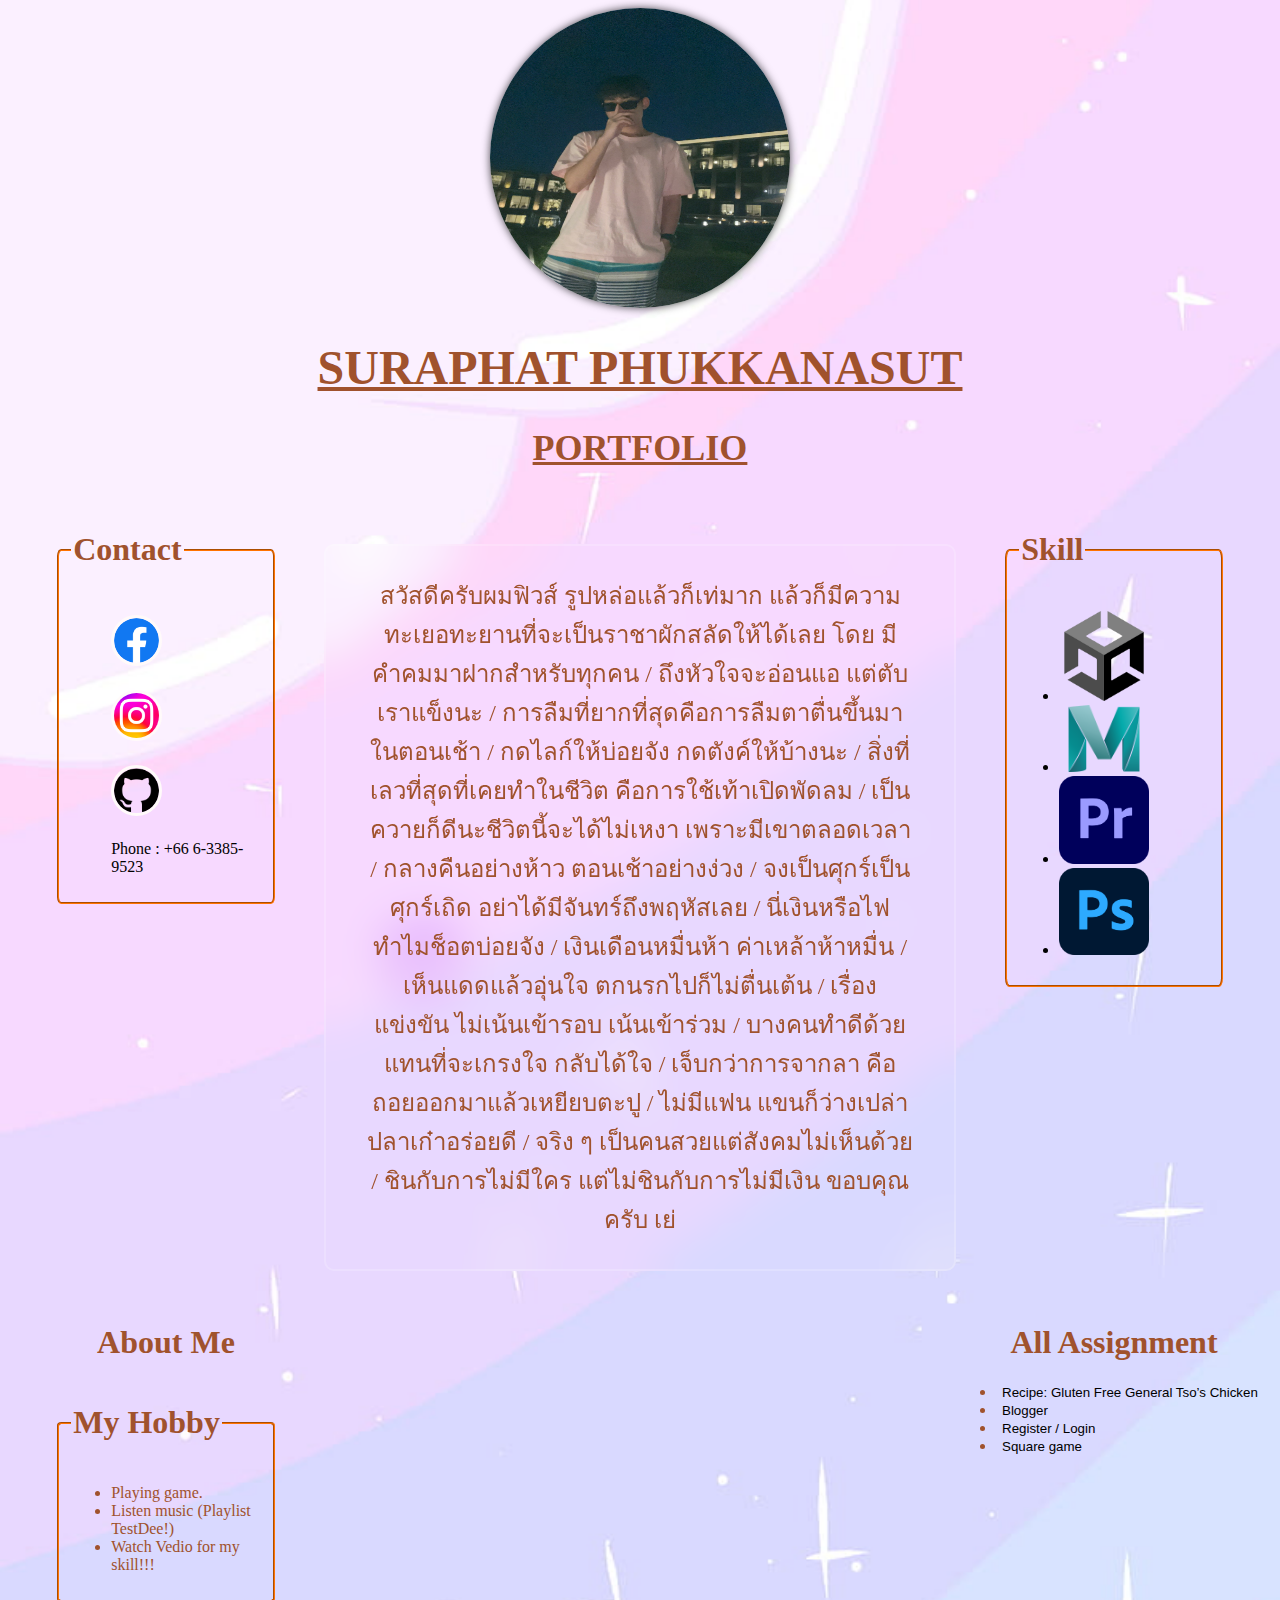
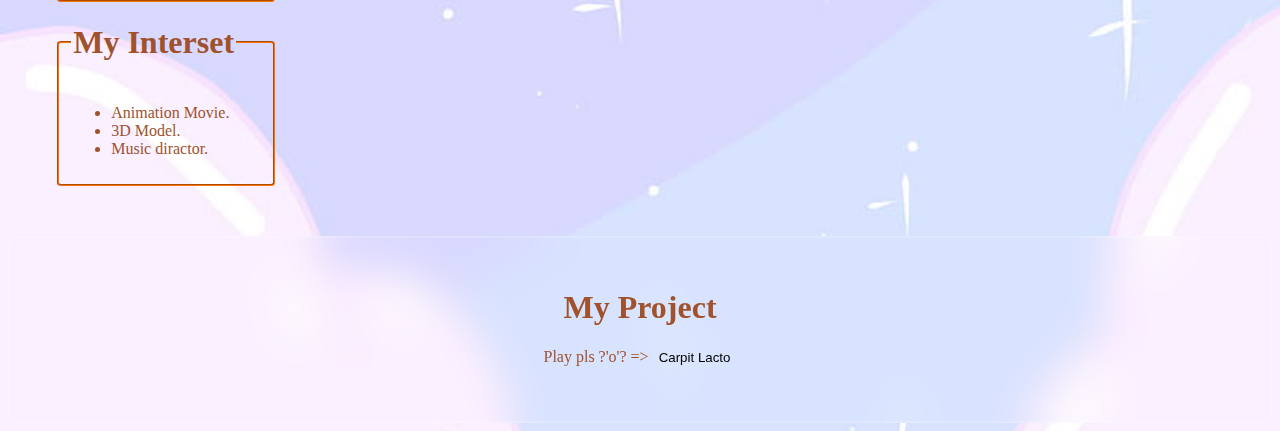
<file: index.html>
<!DOCTYPE html>
<html lang="en">
<head>
    <meta charset="UTF-8">
    <meta name="viewport" content="width=device-width, initial-scale=1.0">
    <title>Portfolio</title>
    <meta http-equiv='X-UA-Compatible' content='IE=edge'>
    <link rel="stylesheet" href="main.css" type="text/css">
</head>

<body>
    <div>
        <img class="fewpic" src="Picture/Fewpicture.jpg" alt="Khonlor">
    </div>
    <div id="header">
        <u>
            <div id="headerPudding">
                <h1>Suraphat Phukkanasut</h1>
                <h2>Portfolio</h2>
            </div>
        </u>
    </div>
    <div class="grid-container">      
                
        <fieldset id="contact">
            <legend>
                <h1 id="mycontactfont">Contact</h1>
            </legend>
            <div class="social-img">
                <ul>
                    <li><a href="https://www.facebook.com/few.bhu" target="_blank"><img class="socialpic" src="Picture/Facebook_Logo.png" alt="#"></a></li>
                    <li><a href="https://www.instagram.com/sura_few/" target="_blank"><img class="socialpic" src="Picture/Instagram_logo_2022.svg.png" alt="#"></a></li>
                    <li><a href="https://github.com/Sura-phat" target="_blank"><img class="socialpic" src="Picture/github-logo.png" alt="#"></a></li>
                    <li id="phonefont">Phone : +66 6-3385-9523</li>
                </ul>
            </div>
        </fieldset>

        <div id="introduction">
            สวัสดีครับผมฟิวส์ รูปหล่อแล้วก็เท่มาก แล้วก็มีความทะเยอทะยานที่จะเป็นราชาผักสลัดให้ได้เลย โดย มีคำคมมาฝากสำหรับทุกคน 
            / ถึงหัวใจจะอ่อนแอ แต่ตับเราแข็งนะ
            / การลืมที่ยากที่สุดคือการลืมตาตื่นขึ้นมาในตอนเช้า
            / กดไลก์ให้บ่อยจัง กดตังค์ให้บ้างนะ
            / สิ่งที่เลวที่สุดที่เคยทำในชีวิต คือการใช้เท้าเปิดพัดลม
            / เป็นควายก็ดีนะชีวิตนี้จะได้ไม่เหงา เพราะมีเขาตลอดเวลา
            / กลางคืนอย่างห้าว ตอนเช้าอย่างง่วง
            / จงเป็นศุกร์เป็นศุกร์เถิด อย่าได้มีจันทร์ถึงพฤหัสเลย
            / นี่เงินหรือไฟ ทำไมช็อตบ่อยจัง
            / เงินเดือนหมื่นห้า ค่าเหล้าห้าหมื่น
            / เห็นแดดแล้วอุ่นใจ ตกนรกไปก็ไม่ตื่นเต้น
            / เรื่องแข่งขัน ไม่เน้นเข้ารอบ เน้นเข้าร่วม
            / บางคนทำดีด้วย แทนที่จะเกรงใจ กลับได้ใจ
            / เจ็บกว่าการจากลา คือถอยออกมาแล้วเหยียบตะปู
            / ไม่มีแฟน แขนก็ว่างเปล่า ปลาเก๋าอร่อยดี
            / จริง ๆ เป็นคนสวยแต่สังคมไม่เห็นด้วย
            / ชินกับการไม่มีใคร แต่ไม่ชินกับการไม่มีเงิน 
            ขอบคุณครับ เย่ 
        </div>

        <fieldset id="skill">
            <legend>
                <h1 id="myskillfont">Skill</h1>
            </legend>
            <div>
                <ul>
                    <li><img class="skillpic" src="Picture/unity.png" alt="#"></li>
                    <li><img class="skillpic" src="Picture/maya.png" alt="#"></li>
                    <li><img class="skillpic" src="Picture/Premier pro.png" alt="#"></li>
                    <li><img class="skillpic" src="Picture/Adobe_Photoshop_CC_icon.svg.png" alt="#"></li>
                </ul>
            </div>
        </fieldset>
        
        <div id="aboutme">
            <div class="flex-container">
                <legend>
                    <h1 id="aboutmefont">About Me</h1>
                </legend>
                <fieldset>
                    <legend><h1 id="hobbyfont">My Hobby</h1></legend>
                    <ul>
                        <li>Playing game.</li>
                        <li>Listen music (Playlist TestDee!)</li>
                        <li>Watch Vedio for my skill!!!</li>
                    </ul>
                </fieldset>
                <fieldset>
                    <legend><h1 id="My Interset">My Interset</h1></legend>
                    <ul>
                        <li>Animation Movie.</li>
                        <li>3D Model.</li>
                        <li>Music diractor.</li>
                    </ul>
                </fieldset>
            </div>
        </div>
        
        <div id="assignment">
            <div class="flex-container">
                <div>
                    <div>
                        <h1>All Assignment</h1>
                    </div>
                    <div><ul>
                        <li><a href="assignment4/recipe.html"><button>Recipe: Gluten Free General Tso’s Chicken</button></a></li>
                        <li><a href="assignment5/index.html"><button>Blogger</button></a></li>
                        <li><a href="assignment6/register.html"><button>Register / Login</button></a></li>
                        <li><a href="assignment7/index.html"><button>Square game</button></a></li>
                    </ul></div>
                </div>
            </div>
        </div>
        
        <div id="footer">
            <h1>My Project</h1>
            Play pls ?'o'? => <a href="project.html"><button id="projectbutton">Carpit Lacto</button></a>
        </div>      
    </div>
</body>
</html>
</file>
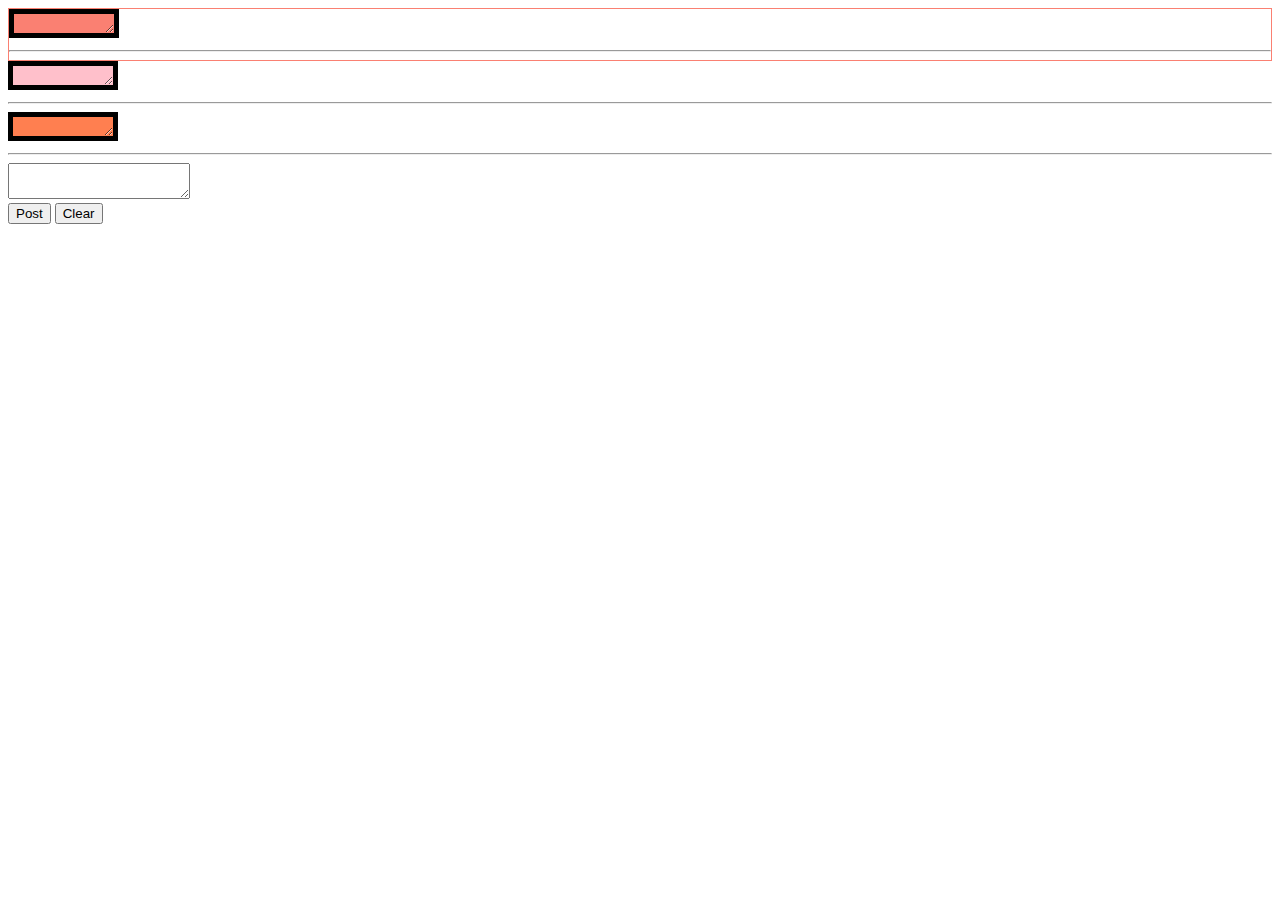
<file: assignment5/index.html>
<!DOCTYPE html>
<html>
<head>
	<meta charset='utf-8'>
	<meta http-equiv='X-UA-Compatible' content='IE=edge'>
	<title>Blogger</title>
	<meta name='viewport' content='width=device-width, initial-scale=1'>
	<link rel='stylesheet' type='text/css' media='screen' href='main.css'>
	<script src='main.js'></script>
</head>
	<body>
		<div id="first">
			<textarea name="" id="topic1" cols="10" rows="1"></textarea>	
			<hr>
		</div>
		
		<textarea name="" id="comment1" cols="10" rows="1"></textarea>		
		<hr>
		
		<textarea name="" id="comment2" cols="10" rows="1"></textarea>		
		<hr>
		
		<textarea name="text1" id="text1"></textarea> 
		
		<br/>
		
		<button type="button" onclick="postFunction()">Post</button>
		<button type="button" onclick="clearFunction()">Clear</button>
		
	</body>
</html>
</file>
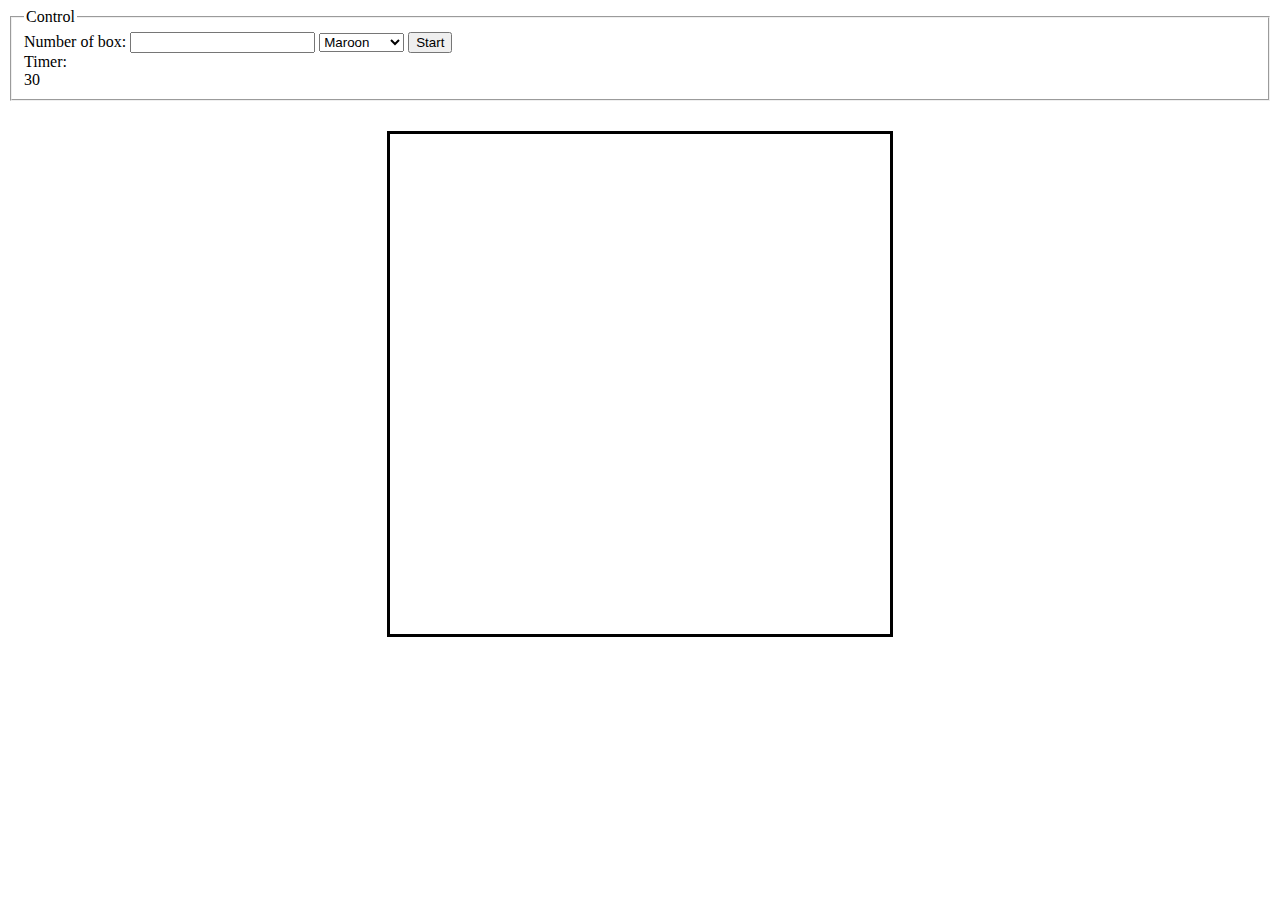
<file: assignment7/index.html>
<!DOCTYPE html>
<html>
	<head>
		<meta charset="UTF-8">
		<title>Square game</title>
		<script type="text/javascript" src="game.js"></script>
		<link rel="stylesheet" type="text/css" href="game.css">
	</head>
	<body>
		<!-- these codes were adapted from https://courses.cs.washington.edu/courses/cse154/17sp/lecture/more-dom/code/squares.html  -->

		<fieldset>
			<legend>Control</legend>
			Number of box: 
			<input type="text" name="numbox" id="numbox">
			<select name="color" id = "color">
				<option value="maroon">Maroon</option>
				<option value="lightgreen">Lightgreen</option>
				<option value="magenta">Magenta</option>
			</select>
			<button id="start">Start</button>
			<div id="timerClock"> Timer:
				<div id="clock"></div>
			</div>
		</fieldset>

		
		

		<div id="container">
			<div id="layer"></div>
		</div>
	
	</body>
</html>
</file>
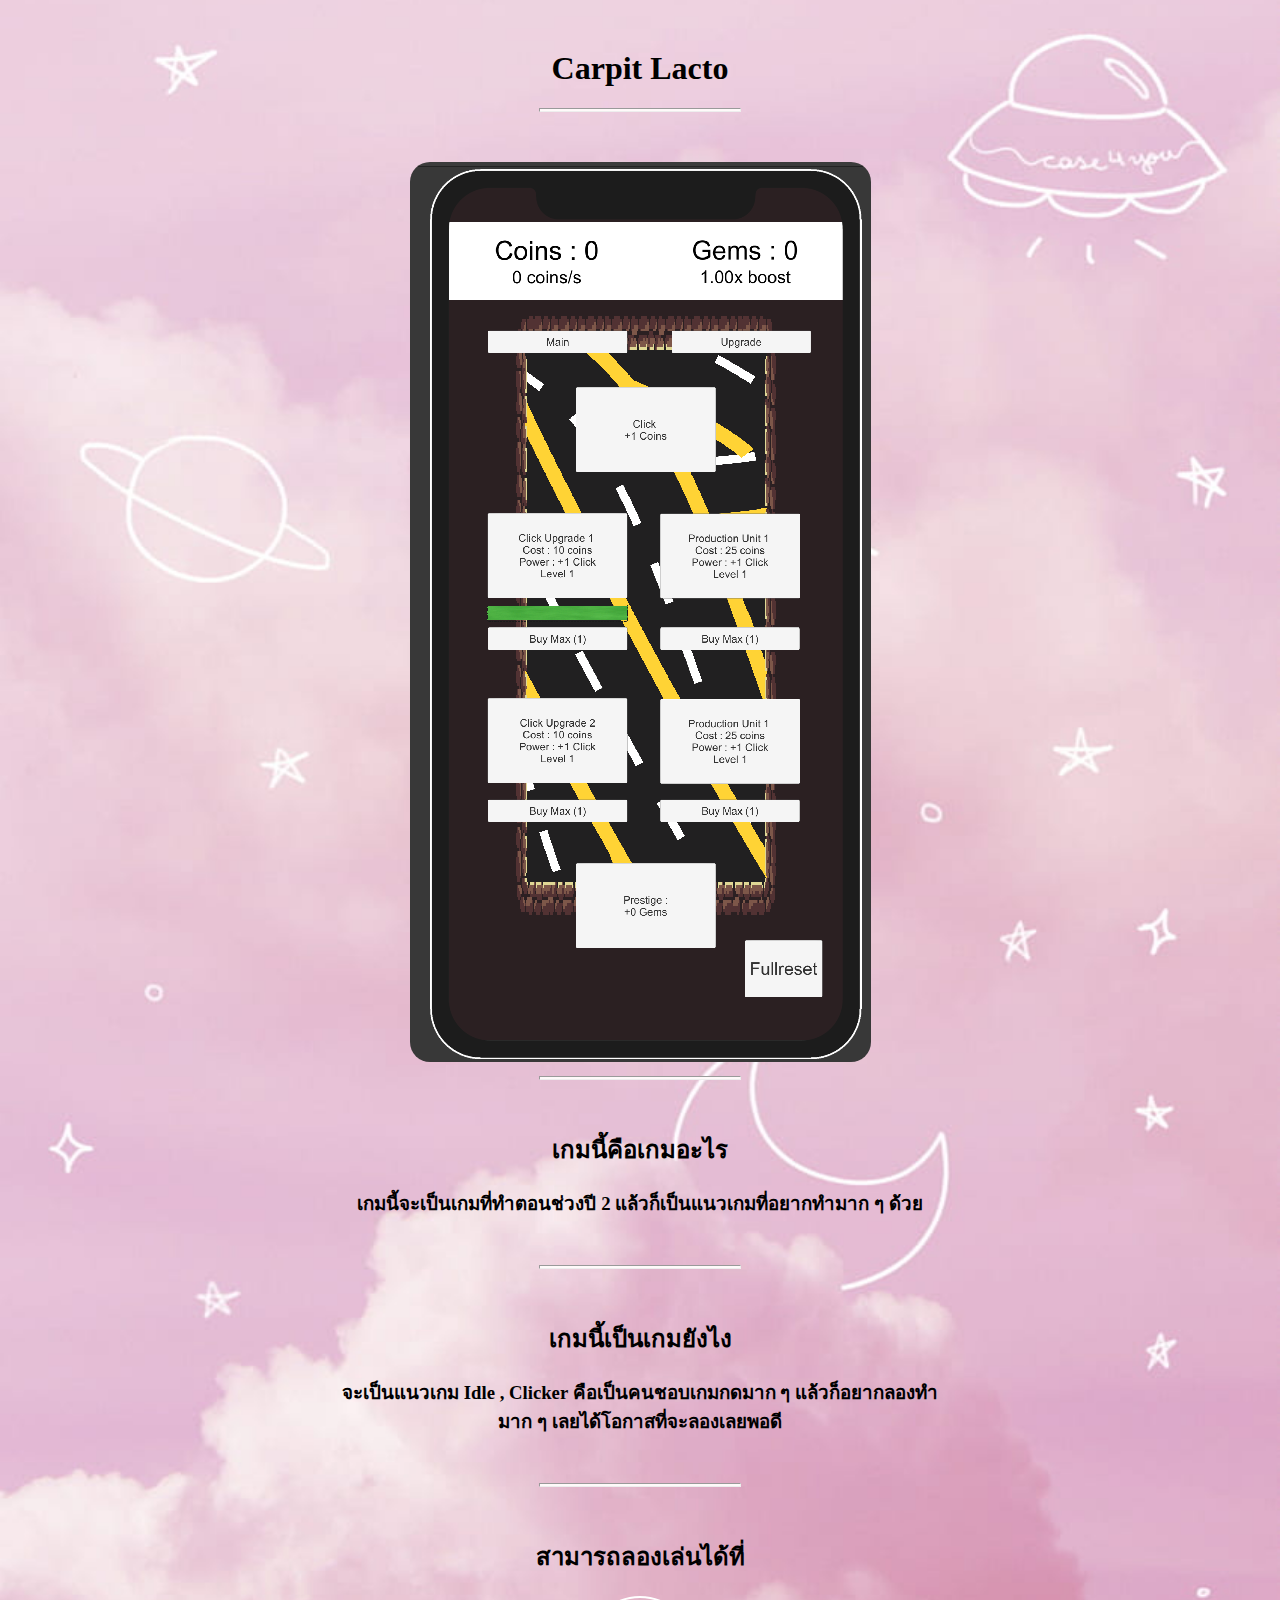
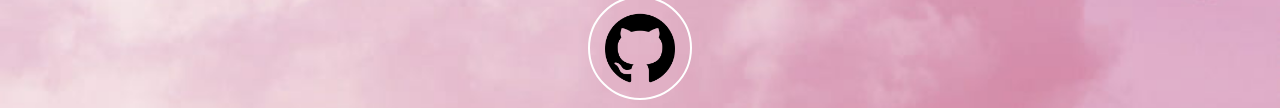
<file: project.html>
<!DOCTYPE html>
<html lang="en">
<head>
    <meta charset="UTF-8">
    <meta name="viewport" content="width=device-width, initial-scale=1.0">
    <meta http-equiv='X-UA-Compatible' content='IE=edge'>
    <link rel="stylesheet" href="main.css" type="text/css">
    <title>Project</title>
</head>

<body id="Body2">
    
    <div class="container">
        <h1>Carpit Lacto</h1>
        <hr>
        
        <div id="gamesettingpic">
            <img id="gamepic" src="Picture/สกรีนช็อต 2023-05-09 044209.png" alt="gamedee">
        </div>
        
        <div id="description">
            <div>
                <hr>
                <h2>เกมนี้คือเกมอะไร </h2>  
                <h3>เกมนี้จะเป็นเกมที่ทำตอนช่วงปี 2 แล้วก็เป็นแนวเกมที่อยากทำมาก ๆ ด้วย</h3>
                <br>
                <hr>
                <h2>เกมนี้เป็นเกมยังไง</h2> 
                <h3>จะเป็นแนวเกม Idle , Clicker คือเป็นคนชอบเกมกดมาก ๆ แล้วก็อยากลองทำมาก ๆ เลยได้โอกาสที่จะลองเลยพอดี</h3>
                <br>
                <hr>
            </div>
            
            <div id="linktogame">
                
                <h2>สามารถลองเล่นได้ที่</h2>
                
                <div id="githubProjectLick">    
                    <a href="https://github.com/Sura-phat/ProJect-Game" target="_blank"><img id="githubProjectLickPic" src="Picture/github-logo.png" alt="#"></a>
                </div>
            </div>
        </div>
    </div>
</body>
</html>
</file>
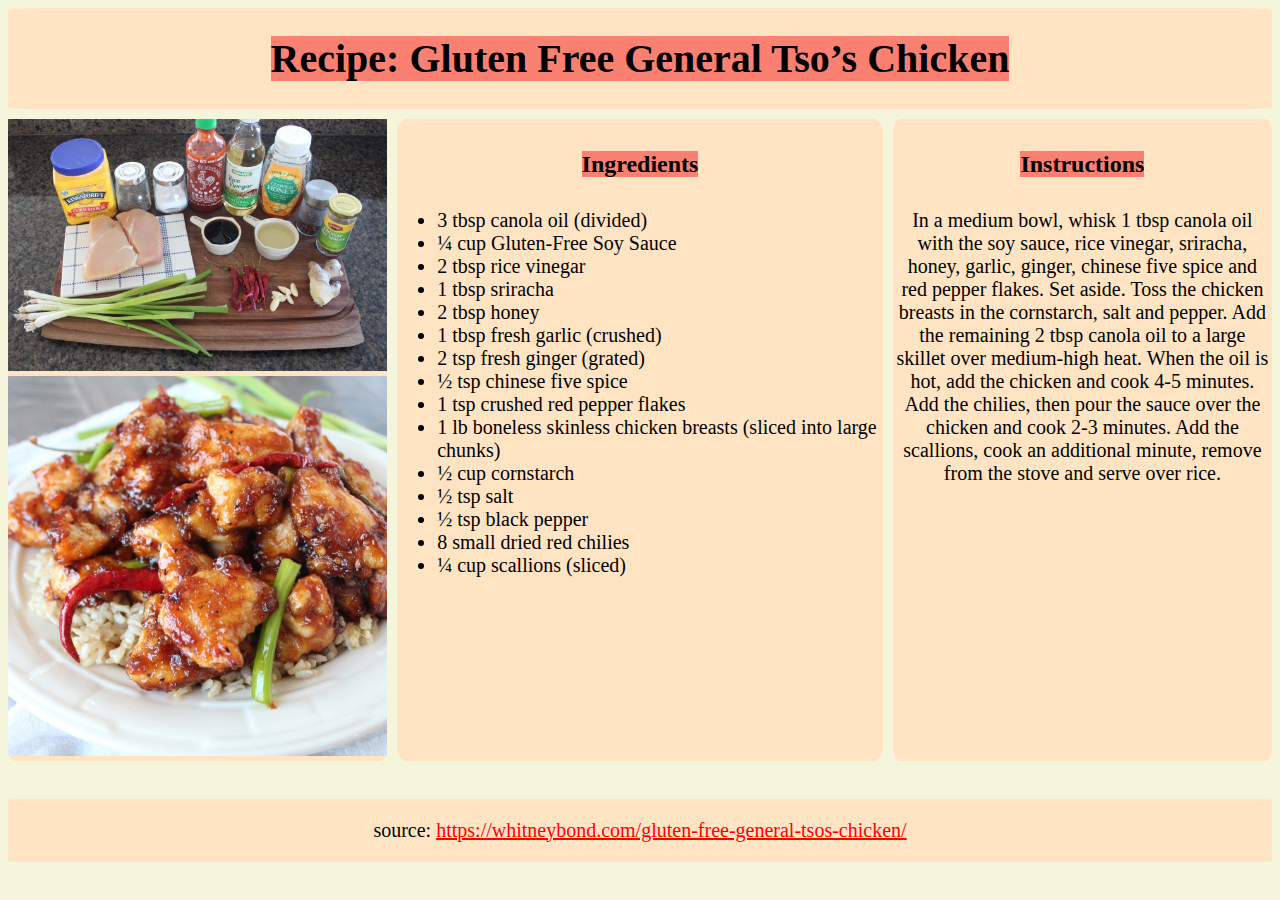
<file: assignment4/recipe.html>
<!DOCTYPE html>
<html>
<head>
	<meta charset='utf-8'>
	<meta http-equiv='X-UA-Compatible' content='IE=edge'>
	<title>Gluten Free General Tso’s Chicken</title>
	<meta name='viewport' content='width=device-width, initial-scale=1'>
	<link rel='stylesheet' type='text/css' media='screen' href='main.css'>
</head>
<body>
	<!-- <div class="grid-container">
        <div id="header">1</div>
        <div id="Nav">2</div>
        <div id="content1">3</div>
        <div id="content2">4</div>
        <div id="footer">5</div>
	</div> -->
	<div class="grid-container">
		<div id="header">
			<div>
				<h1><span>Recipe: Gluten Free General Tso’s Chicken</span></h1>
			</div>
		</div>

	<div id="Nav">
		<div><img id="ingredientspic2" src="pic/chicken-1.jpg" alt="อร่อย"></div>
		<img id="aroipic2" src="pic/chicken-8.jpg" alt="อร่อย">
	</div>
	
	<div id="content1">
		<div>
			<h4><span>Ingredients</span></h4>
			<ul>
				
				<li>3 tbsp canola oil (divided)</li>
				<li>¼ cup Gluten-Free Soy Sauce</li>
				<li>2 tbsp rice vinegar</li>
				<li>1 tbsp sriracha</li>
				<li>2 tbsp honey</li>
				<li>1 tbsp fresh garlic (crushed)</li>
				<li>2 tsp fresh ginger (grated)</li>
				<li>½ tsp chinese five spice</li>
				<li>1 tsp crushed red pepper flakes</li>
				<li>1 lb boneless skinless chicken breasts (sliced into large chunks)</li>
				<li>½ cup cornstarch</li>
				<li>½ tsp salt</li>
				<li>½ tsp black pepper</li>
				<li>8 small dried red chilies</li>
				<li>¼ cup scallions (sliced)</li>
			</ul>
		</div>
	</div>

	
	<div id="content2">
		<div>
			<h4><span>Instructions</span></h4>

			In a medium bowl, whisk 1 tbsp canola oil with the soy sauce, rice vinegar, sriracha, honey, garlic, ginger, chinese five spice and red pepper flakes. Set aside.

			Toss the chicken breasts in the cornstarch, salt and pepper.
			Add the remaining 2 tbsp canola oil to a large skillet over medium-high heat.

			When the oil is hot, add the chicken and cook 4-5 minutes.
			Add the chilies, then pour the sauce over the chicken and cook 2-3 minutes.

			Add the scallions, cook an additional minute, remove from the stove and serve over rice.
		</div>
	</div>

	<br>
	<div id="footer">
		<p>
		source:	<a href="source: https://whitneybond.com/gluten-free-general-tsos-chicken/">https://whitneybond.com/gluten-free-general-tsos-chicken/</a>
		</p>
	</div>
	
	</div>
</body>
</html>
</file>
<file: main.css>
body{
    background: url(Picture/HD-wallpaper-pastel-galaxy-clouds-cute-galazy-random-doodle-i-made-lol-saturn.jpg)no-repeat;
    background-size: cover;
    background-position: center;

}

#Body2{
    background: url(Picture/desktop-wallpaper-galaxy-aesthetic-pastel-aesthetic-space-background-cute-pastel-aesthetic.jpg)no-repeat;
    background-size: cover;
    background-position: center;
    min-height: 100vh;
    align-items: center;
}

button:hover{ 
	color: chocolate; 
} 

button{
    border: none;
    background: none;
}

.grid-container {
    display: grid;
    grid-template-columns: 25% 50% 25%;
    margin: 0 auto;
    margin-top: 50px;
}

.grid-container>div {
    color: sienna;
    font-size: 100%;
    
}

.container{
	max-width: 600px;
	margin: 0 auto;
	margin-top: 50px;
}

fieldset {    
    width: 60%;
    height: auto;
    margin: auto;
    border-color: #ff7300;
    border-radius: 2%;      
}

legend {
    text-align: left;
}

.fewpic {
    width: 300px;
    height: 300px;
    border-radius: 50%;
    display: block;
    margin-left: auto;
    margin-right: auto;
    box-shadow: 0px 0px 9px rgba(0, 0, 0, 0.7);
}

h1 {
    text-align: center;
}
h2 {
    text-align: center;
}

h3 {
    text-align: center;
}

hr {
    width: 200px;
    height: 2px;
    background-color: snow;
    margin-bottom: 50px;
    margin-top: 10px;
}

#headerPudding {
    text-transform: uppercase;
    font-size: 1.5rem;
    font-weight: bold;
    text-align: center;
    margin-top: 20px;
    color: sienna;
}

#gamesettingpic {
    text-align: center;
}

#gamepic {
    border-radius: 20px;
}

#githubProjectLick a {
    display: inline-flex;
    text-align: center;
    justify-content: center;
    align-items: center;
    width: 100px;
    height: 100px;
    border: 2px solid #fff;
    border-radius: 50%;  
    transition: .5s;
}

#githubProjectLick a:hover {
    background: #fff;
    border-color: black;
    box-shadow: 0 0 10px #fff;
}

#githubProjectLickPic {
    width: 70%;
}

#linktogame {
    text-align: center;
    width: auto;
    height: auto;
}

u {
    color: sienna;
}


#mycontactfont {
    color: sienna;
}

#myskillfont {
    color: sienna;
}

.socialpic {
    width: 30%;
    border: 3px solid snow;
    border-radius: 50%;  
}

.social-img ul li {
    display: flex;
    margin-top: 20px;
}

.skillpic {
    width: 60%;
}

#projectbutton {
    margin-bottom: 25px;
}

#header { 
    text-align: center;
}

#contact {
    margin-top: -3%;
    grid-column: 1 / span 1;
    
}

#introduction {
    margin-top: -3%;
    grid-column: 2 / span 1;
    margin-top: 25px;
    text-align: center;
    font-size: 24px;
    border: 2px solid rgba(255, 255, 255, .2);
    backdrop-filter: blur(20px);
    border-radius: 10px;
    padding: 30px 40px;
}

#skill {
    margin-top: -3%;
    grid-column: 3 / span 1;
}

#aboutme {
    margin-top: 10%;
    grid-column: 1 / span 1;
}

#assignment {
    margin-top: 10%;
    grid-column: 3 / span 1;
}

#footer {
    margin-top: 50px;
    grid-column: 1 / span 3;
    text-align: center;
    border: 2px solid rgba(255, 255, 255, .2);
    backdrop-filter: blur(20px);
    border-radius: 10px;
    padding: 30px 40px;
}

@media only screen and (max-width: 768px) {
	.grid-container {
		display: grid;
        grid-template-columns: auto 50%;
        margin: 0 auto;
        margin-top: 50px;  
	}

    #contact{
        grid-column: 1 / span 1;
    }

    #aboutme {
        grid-column: 1 / span 1;
    }
    
    #skill{
        grid-column: 1 / span 1;
    }
    
    #assignment {
        
        grid-column: 2 / span 1;
    }
}

@media only screen and (max-width: 480px) {
	.grid-container {
		display: grid;
        grid-template-columns: auto;
        margin: 0 auto;
        margin-top: 50px;  
	}

    #introduction{
        grid-column: 1 / span 1;
    }
    
    #assignment {       
        grid-column: 1 / span 1;
    }	
}
</file>
<file: assignment5/main.css>
#topic1
{
    border: 5px solid;
    background: salmon;
}

#comment1
{
    border: 5px solid;
    background: pink;
}

#comment2
{
    border: 5px solid;
    background: coral;
}

#first
{
    border: 1px salmon solid;
}
</file>
<file: assignment7/game.css>
#container {
	margin-top: 30px;
    display: flex;
    justify-content: space-around;
}

#layer {
    position: relative;
    width: 500px;
    height: 500px;
    
    border: 3px solid black;
}

.square {
    position: absolute;
    width: 25px;
    height: 25px;
    border: 3px solid black;
}

.maroon{
    background-color: maroon; 
}
.lightgreen{
    background-color: lightgreen; 
}

.magenta{
    background-color: magenta; 
}
</file>
<file: assignment4/main.css>
.grid-container {
	display: grid;
    grid-template-columns: 30% auto 30%;
    grid-gap: 10px;
}

.grid-container > div{
    border-radius: 2%;
    font-size: 20px;
    text-align: center;
    background-color:white;
}

#header{
	grid-column: 1 / span 3;
	background-color: bisque;
}

#Nav{
	grid-column: 1 / span 1;
	background-color: bisque;
}

#content1{
	grid-column: 2 / span 1;
	background-color: bisque;
	text-align: left;
}
#content2{
	grid-column: 3 / span 1;
	background-color: bisque;
}

#footer{
	grid-column: 1 / span 3;
	background-color: bisque;
}

@media only screen and (max-width: 768px) {
	.grid-container {
		display: grid;
        grid-template-columns: auto 55%;
        grid-gap: 10px;	  
	}

	#Nav{
		grid-column: 1 / span 1;
	}
	#content1{
		grid-column: 2 / span 1;
	}
	#content2{
		grid-column: 1 / span 2;
	}
}

@media only screen and (max-width: 480px) {
	.grid-container {
		display: grid;
        grid-template-columns: auto;
        grid-gap: 10px;		 
	}
	#Nav{
		grid-column: 1 / span 3;
	}
	#content1{
		grid-column: 1 / span 3;
	}
}
#ingredientspic2{
	width: 100%;
}
#aroipic2{
	width: 100%;
}
h4
{
	text-align: center;
	font-size: 24px;
}
span
{
	background-color: salmon;
}
body
{
	background-color: beige;
}
a:link 
{
	color: #FF0000; 
}  

a:visited
{
	color: blue; 
} 

a:hover
{ 
	color: gold; 
}
</file>
